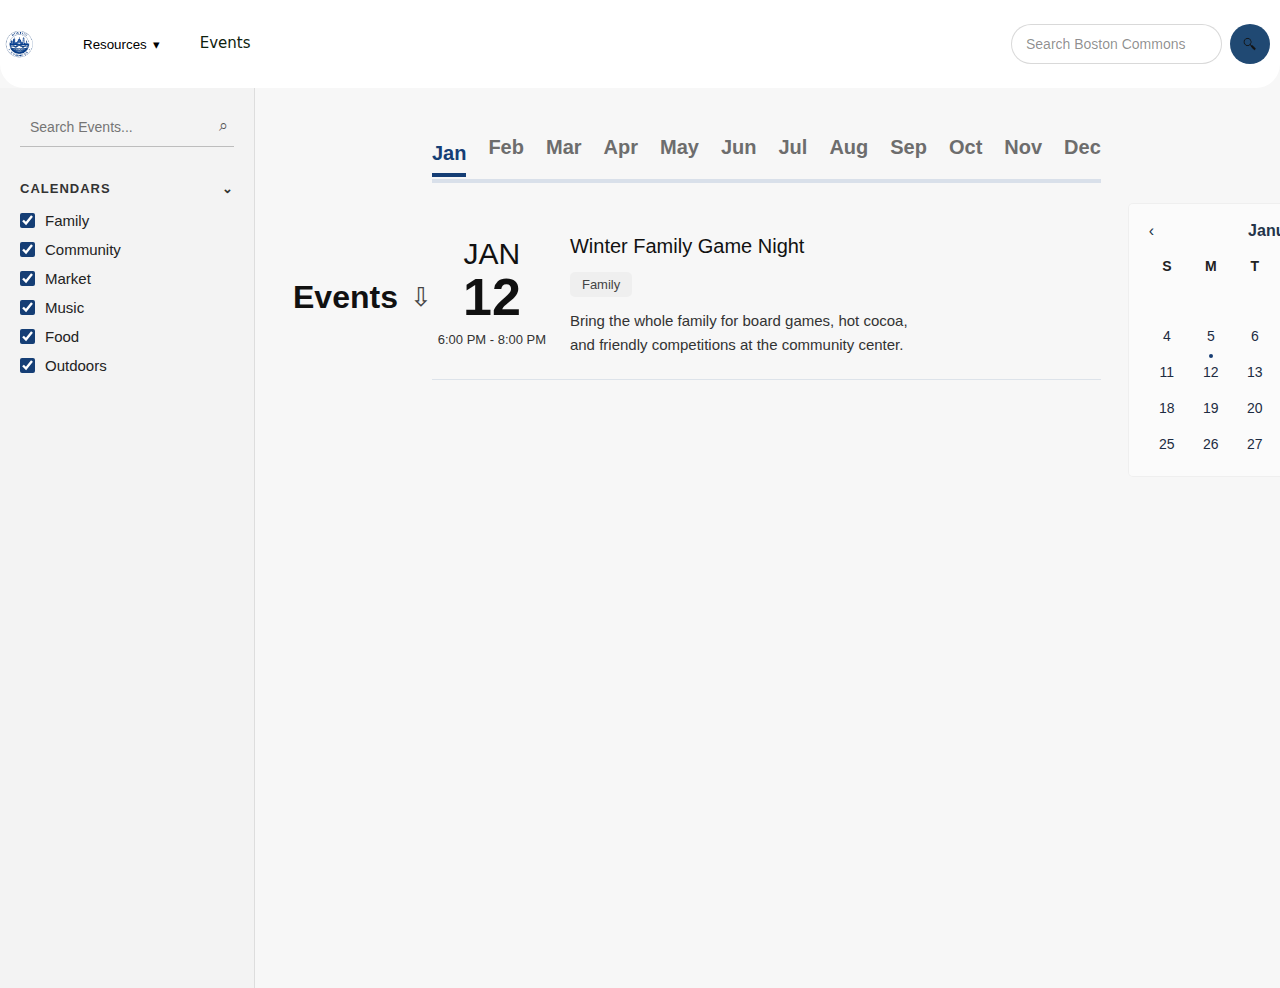
<file: events.html>
<html lang="en">
<head>
    <meta charset="UTF-8">
    <meta name="viewport" content="width=device-width, initial-scale=1.0">
    <link rel="stylesheet" href="event.css">
    <link rel="stylesheet" href="styles.css">
    <title>Events</title>
</head>
<nav class="navbar">
<div class="navbar_inner">
        <div class="navbar_left">
        <a class="navbar_logo" href="./">
           <img src="/Images/Boston_Commons_logo_design-removebg-preview.png" alt="Boston Commons logo">
        </a>
    </div>
    <div class="nav_links" >
        <div class="dropdown">
            <button class="link_dropdown">Resources
            <span class="chev">▾</span>
            </button>

            <div class="dropdown_menu">
                <a class="link" href="/housing.html">Housing</a>
                <a class="link" href="/healthcare.html">Healthcare</a>
                <a class="link" href="/Nutandf.html">Nutrition & food</a>
                <a class="link" href="https://docs.google.com/spreadsheets/d/1b5FhfnotcemgLK7dCAQRxkVwSd2-IhOX0XuyEbaYNf8/edit?usp=sharing">Sources</a>
            </div>
        </div>
    </div>
    <a class="link" href="/events.html">Events</a>
<div class="search">
    <form id="searchform" class="searchForm" autocomplete="off">
        <input
            class="searchInput"
            id="test"
            type="text"
            name="search"
            placeholder="Search Boston Commons"
            maxlength="255"
        />
        <button type="submit" class="searchButton" aria-label="Search">
            <img src="./Images/pngtree-vector-search-icon-png-image_320926-removebg-preview.png" alt="Search icon">
        </button>
    </form>

    <div id="autocomplete-list" class="autocomplete-items"></div>
</div>
</div>
</nav>
<body>
<div class="layout">
    <!-- LEFT SIDEBAR -->
    <aside class="sidebar">
      <div class="search-box">
        <input type="text" placeholder="Search Events..." id="searchInput" />
        <span class="search-icon">⌕</span>
      </div>

      <div class="sidebar-section">
        <div class="section-title">
          <span>CALENDARS</span>
          <span>⌄</span>
        </div>
            <label class="check-row"><input type="checkbox" checked /> Family</label>
            <label class="check-row"><input type="checkbox" checked /> Community</label>
            <label class="check-row"><input type="checkbox" checked /> Market</label>
            <label class="check-row"><input type="checkbox" checked /> Music</label>
            <label class="check-row"><input type="checkbox" checked /> Food</label>
            <label class="check-row"><input type="checkbox" checked /> Outdoors</label>
        </div>

      <div class="sidebar-section">
        <div class="section-title">
        </div>
      </div>
    </aside>

    <!-- MAIN CONTENT -->
    <main class="main">
      <div class="topbar">
        <div class="page-title">
          <h1>Events</h1>
          <span class="download-icon">⇩</span>
        </div>

        

      <div class="content-area">
        <section class="events-panel">
          <div class="months-row">
            <button class="month-btn">Jan</button>
            <button class="month-btn">Feb</button>
            <button class="month-btn">Mar</button>
            <button class="month-btn active">Apr</button>
            <button class="month-btn">May</button>
            <button class="month-btn">Jun</button>
            <button class="month-btn">Jul</button>
            <button class="month-btn">Aug</button>
            <button class="month-btn">Sep</button>
            <button class="month-btn">Oct</button>
            <button class="month-btn">Nov</button>
            <button class="month-btn">Dec</button>
          </div>

          <div id="eventsList" class="events-list"></div>
        </section>

        <aside class="right-panel">
          <div class="right-toolbar">
            
          </div>

          <div class="mini-calendar">
            <div class="mini-header">
              <span>‹</span>
              <strong>April 2026</strong>
              <span>›</span>
            </div>

            <div class="calendar-grid labels">
              <span>S</span><span>M</span><span>T</span><span>W</span><span>T</span><span>F</span><span>S</span>
            </div>

            <div class="calendar-grid" id="miniCalendarDays"></div>
          </div>
        </aside>
      </div>
    </main>
  </div>

  <script src="event.js"></script>
</body>
</html>
</file>
<file: event.css>
* {
  box-sizing: border-box;
  margin: 0;
  padding: 0;
}

body {
  font-family: Arial, Helvetica, sans-serif;
  background: #f7f7f7;
  color: #111;
}

.layout {
  display: grid;
  grid-template-columns: 255px 1fr;
  min-height: 100vh;
}

/* SIDEBAR */
.sidebar {
  background: #f3f3f3;
  border-right: 1px solid #dddddd;
  padding: 20px;
}

.search-box {
  position: relative;
  margin-bottom: 34px;
}

.search-box input {
  width: 100%;
  padding: 11px 34px 11px 10px;
  border: none;
  border-bottom: 1px solid #bdbdbd;
  background: transparent;
  font-size: 14px;
  outline: none;
}

.search-icon {
  position: absolute;
  right: 6px;
  top: 9px;
  font-size: 16px;
  color: #555;
}

.sidebar-section {
  margin-bottom: 26px;
}

.section-title {
  display: flex;
  justify-content: space-between;
  align-items: center;
  font-weight: 800;
  letter-spacing: 1px;
  font-size: 13px;
  margin-bottom: 16px;
  color: #333;
}

.check-row {
  display: flex;
  align-items: center;
  gap: 10px;
  margin: 12px 0;
  font-size: 15px;
  color: #222;
}

.check-row input {
  accent-color: #153e75;
  width: 15px;
  height: 15px;
}

/* MAIN */
.main {
  padding: 30px 38px;
}

.topbar {
  display: flex;
  justify-content: space-between;
  align-items: center;
  margin-bottom: 22px;
}

.page-title {
  display: flex;
  align-items: center;
  gap: 12px;
}

.page-title h1 {
  font-size: 32px;
  font-weight: 800;
}

.download-icon {
  font-size: 26px;
  color: #444;
}

.top-actions {
  display: flex;
  align-items: center;
  gap: 14px;
}

.year-select {
  color: #222;
  font-size: 16px;
}

.view-btn {
  border: none;
  background: #e9ecef;
  padding: 12px 18px;
  border-radius: 10px;
  font-size: 15px;
  cursor: pointer;
  color: #333;
}

.view-btn.active {
  border: 1.5px solid #183e75;
  background: white;
}

.content-area {
  display: grid;
  grid-template-columns: 1fr 340px;
  gap: 28px;
  align-items: start;
}

/* EVENTS PANEL */
.months-row {
  display: flex;
  gap: 22px;
  align-items: center;
  border-bottom: 4px solid #d9e0ea;
  padding-bottom: 12px;
  margin: 18px 0 26px;
  overflow-x: auto;
}

.month-btn {
  border: none;
  background: transparent;
  font-size: 20px;
  font-weight: 700;
  color: #6d6d6d;
  padding-bottom: 8px;
  cursor: pointer;
}

.month-btn.active {
  color: #153e75;
  border-bottom: 4px solid #153e75;
  margin-bottom: -16px;
}

.events-list {
  display: flex;
  flex-direction: column;
}

.event-row {
  display: grid;
  grid-template-columns: 120px 1fr 145px;
  gap: 18px;
  padding: 22px 12px 22px 0;
  border-bottom: 1px solid #dde3ea;
  align-items: stretch;
}

.event-date {
  text-align: center;
  color: #111;
  padding-top: 8px;
}

.event-date .month {
  font-size: 30px;
  line-height: 1;
  font-weight: 300;
  text-transform: uppercase;
}

.event-date .day {
  font-size: 52px;
  line-height: 1;
  font-weight: 800;
  margin: 2px 0 8px;
}

.event-date .time {
  font-size: 13px;
  color: #333;
  line-height: 1.4;
  white-space: pre-line;
}

.event-main {
  padding-top: 4px;
}

.event-title {
  font-size: 20px;
  font-weight: 500;
  margin-bottom: 14px;
}

.event-tag {
  display: inline-block;
  background: #efefef;
  color: #444;
  border-radius: 5px;
  padding: 5px 12px;
  font-size: 13px;
  margin-bottom: 12px;
}

.event-description {
  font-size: 15px;
  color: #333;
  line-height: 1.6;
  max-width: 760px;
}

.add-box {
  display: flex;
  justify-content: center;
  align-items: center;
  background: #dbe2eb;
  border-radius: 4px;
  color: #444;
  font-size: 15px;
  text-align: center;
  min-height: 140px;
}

/* RIGHT PANEL */
.right-panel {
  padding-top: 8px;
}

.right-toolbar {
  display: flex;
  justify-content: flex-end;
  gap: 8px;
  margin-bottom: 78px;
}

.right-toolbar button {
  border: none;
  background: #f1f1f1;
  padding: 8px 14px;
  border-radius: 6px;
  font-size: 13px;
  color: #333;
}

.mini-calendar {
  background: #fbfbfb;
  border-radius: 4px;
  padding: 18px 20px 20px;
  box-shadow: 0 0 0 1px rgba(0,0,0,0.03);
}

.mini-header {
  display: flex;
  justify-content: space-between;
  align-items: center;
  margin-bottom: 18px;
  color: #24344a;
}

.calendar-grid {
  display: grid;
  grid-template-columns: repeat(7, 1fr);
  gap: 12px 8px;
  text-align: center;
}

.calendar-grid.labels {
  margin-bottom: 14px;
  font-weight: 700;
  color: #222;
}

.calendar-grid span,
.day-cell {
  font-size: 14px;
}

.day-cell {
  padding: 4px 0;
  color: #1d2c42;
}

.day-cell.active {
  border: 1.5px solid #264d84;
  border-radius: 50%;
  width: 28px;
  height: 28px;
  display: inline-flex;
  align-items: center;
  justify-content: center;
  margin: 0 auto;
}

.day-dot {
  position: relative;
}

.day-dot::before {
  content: "";
  position: absolute;
  top: -6px;
  left: 50%;
  transform: translateX(-50%);
  width: 4px;
  height: 4px;
  background: #173d73;
  border-radius: 50%;
}

@media (max-width: 1100px) {
  .content-area {
    grid-template-columns: 1fr;
  }

  .right-panel {
    order: -1;
  }
}

@media (max-width: 800px) {
  .layout {
    grid-template-columns: 1fr;
  }

  .sidebar {
    border-right: none;
    border-bottom: 1px solid #ddd;
  }

  .main {
    padding: 20px;
  }

  .topbar {
    flex-direction: column;
    align-items: flex-start;
    gap: 16px;
  }

  .event-row {
    grid-template-columns: 1fr;
  }

  .add-box {
    min-height: 80px;
  }
}
</file>
<file: styles.css>
html{
    background-color:  white;
    overflow-x: hidden;
    
}

body{
    margin: 0;
    padding: 0;
}
.search{
    margin-left: auto;
    display: flex;
    align-items: center;
    padding: 10px;
    position: relative;
}
.searchForm{
    display: flex;
    align-items: center;
    gap: 8px;
}

.searchInput{
    height: 40px;
    padding: 0 14px;
    border-radius: 20px;
    border: 1px solid rgba(0,0,0,0.15);
    font-size: 14px;
    outline: none;
    background: #fff;
    transition: border-color 150ms ease, box-shadow 150ms ease;
}

.searchInput::placeholder{
    color: rgba(0,0,0,0.45);
}

.searchInput:focus{
    border-color: #204973;
    box-shadow: 0 0 0 3px rgba(32,73,115,0.15);
}

.searchButton{
    height: 40px;
    width: 40px;
    border-radius: 50%;
    border: none;
    background: #204973;
    color: white;
    font-size: 16px;
    cursor: pointer;
    display: flex;
    align-items: center;
    justify-content: center;
    transition: background-color 150ms ease, transform 120ms ease, box-shadow 120ms ease;
}

.searchButton:hover{
    background: #163d63;
    transform: translateY(-1px);
    box-shadow: 0 6px 16px rgba(0,0,0,0.2);
}

.searchButton:active{
    transform: translateY(0);
    box-shadow: none;
}

.search img{
    width: 16px;
    height: 16px;
    display: block;
}

.autocomplete-items{
    position: absolute;
    top: calc(100% + 6px);
    left: 10px;
    right: 10px;
    background: white;
    border-radius: 14px;
    box-shadow: 0 10px 24px rgba(0,0,0,0.12);
    overflow: hidden;
    z-index: 999999;
    display: none;
}

.autocomplete-item{
    padding: 12px 14px;
    cursor: pointer;
    font-family: "Inter", sans-serif;
    font-size: 14px;
    color: #163d63;
    border-bottom: 1px solid rgba(0,0,0,0.06);
    background: white;
    transition: background 0.15s ease;
}

.autocomplete-item:last-child{
    border-bottom: none;
}

.autocomplete-item:hover,
.autocomplete-item.active{
    background: rgba(32,73,115,0.08);
}

.autocomplete-title{
    font-weight: 700;
    display: block;
}

.autocomplete-path{
    font-size: 12px;
    color: rgba(0,0,0,0.55);
    margin-top: 2px;
}



.navbar{
    position: relative;
    z-index: 1000;
    width: 100%;
    background: #fff;
    border-bottom-left-radius: 24px;
    border-bottom-right-radius: 24px;
    margin: 0;
    z-index: 1;
    gap: 20px;
}

.navbar_inner{
    display: flex;
    flex-wrap: wrap;
    align-items: center;
    justify-content: space-between;
    gap: 16px;
    padding: 14px 0px;
    justify-content: flex-start;
    align-items: center;
}

.navbar, .navbar_inner{
    overflow: visible;
}

.navbar_left{
    display: flex;
    align-items: center;
   
}

.navbar_logo{
    display: inline-flex;
    align-items: center;
    justify-content: center;
    transform: scale(.7);
    transform-origin: left center;
}

.navbar_logo img{
    min-width: 55px;
    max-width: 3vw;
    height: auto;
    
}


.logo{
    width: 44px;
    height: 22px;
    border-radius: 6px;
    background: #0e220e;
    display: inline-block;
}

.nav_links{
    font-family: system-ui, -apple-system, Segoe UI, Roboto, Arial, sans-serif;
    display: flex;
    align-items: center;
    gap: 14px;
}

.link{
    font-family: system-ui, -apple-system, Segoe UI, Roboto, Arial, sans-serif;
    font-size: 15px;
    line-height: 1.3;
    color: #0e220e;
    text-decoration: none;
}

.link:hover{
    background: rgba(14, 34, 14, 0.06);
}

.link_dropdown{
    background: transparent;
    border: 0;
    cursor: pointer;
    display: inline-flex;
    align-items: center;
    gap: 6px;
}

.link, .link_dropdown{
    padding: 10px 12px;
    border-radius: 12px;
    white-space: nowrap;
}

.dropdown{
    position: relative;
}

.dropdown:after{
    content: "";
    position: absolute;
    top: 100%;
    left: 0;
    height: 10px;
    width: 100%;
}

.dropdown_menu{
    display: none;
    position: absolute;
    top: calc(100% + 8px);
    left: 0;
    min-width: 180px;
    background: #fff;
    border-radius: 12px;
    box-shadow: 0 10px 30px rgba(0,0,0,0.12);
    padding: 8px;
    z-index: 10;
}

.dropdown_menu a {
    display: block;
    padding: 10px 10px;
    border-radius: 10px;
    color: #0e220e;
    text-decoration: none;
    font-size:14px;
}

.dropdown_menu a:hover {
    background: rgba(14, 34, 14, 0.06);
}

.dropdown:hover .dropdown_menu{
    display: block;
}

.navbar_right{
    display: flex;
    align-items: center;
    
}

.search{
    margin-left: auto;
    display: flex;
    align-items: center;
    padding: 10px;
}

.search img{
    width: 16px;
    height: 16px;
    display: block;
}

.hero{
    display: flex;
    align-items: center;
    justify-content: center;
    min-height: 70vh;
    height: 0;
    width: 100%;
 
}

.hero_overlay{
    position: relative;
    display: flex;
    z-index: 2;
    display: flex;
    flex-direction: column;
    justify-content: center;
    padding: 20px;
   
  
}
.hero h1{
    font-family: "Inter", sans-serif;
    font-size: 5vw;
    color: white;
    font-weight: 600;
}

.hero a{
    font-family: "Inter", sans-serif;
    font-size: 2vw;
    color: white;
    font-weight: 600;
    background-color: #163d63;
    border-radius: 20px;
    padding: 20px;
    width: fit-content;
    text-decoration: none;
}

.hero_image{
    display: block;
    position: absolute;
    overflow: hidden;
    height: 70vh;
    width: 98%;
    
   
    
}
.hero_image img{
    display: block;
    height: 100%;
    width: 100%;
    border-radius: 24px;
    object-fit: cover;
    z-index: 0;
    
  
    
}

.Card_container{
    display: grid;
    grid-template-columns: 1fr;
    gap: 16px;
    padding: 16px;
    margin: 0 auto;
   
}

.Card{
    position: relative;
    height:190px;
    border-radius: 18px;
    overflow: hidden;
    background: #fff;
    box-shadow: 0 10px 26px rgba(0,0,0,0.10);
    transition: transform 160ms ease, box-shadow 160ms ease;
}

.Card img{
    width:100%;
    height: 100%;
    object-fit: cover;
    display: block;
    transform: scale(1.03);
    transition: transform 220ms ease;
}

.Card a{
    position: absolute;
    left: 16px;
    bottom: 14px;
    z-index: 2;
    color: #fff;
    text-decoration: none;
    font-family: system-ui, -apple-system, Segoe UI, Roboto, Arial, sans-serif;
    font-weight: 700;
    font-size: 18px;
    letter-spacing: -0.01em;
    padding: 10px 12px;
    border-radius: 14px;
    background: #163d63;
}

.Card:hover{
    transform: translateY(-3px);
    box-shadow: 0 16px 38px rgba(0,0,0,0.14);
}

.Card:hover img{
    transform: scale(1.08);
}

.Card a:focus-visible{
    outline: 3px solid rgba(255,255,255,0.95);
    outline-offset: 4px;
}

.Stats{
    padding: 24px;
    background: white;
     font-family: system-ui, -apple-system, Segoe UI, Roboto, Arial, sans-serif;
    font-weight: 700;
    
}

.statsGrid{
    display: grid;
    grid-template-columns: 1fr 1fr;
    gap: 16px;
    
    margin: 0 auto;
    
}

.statsCard{
   background-color:#204973;
    border-radius: 10px;
    padding: 22px;
    border: 1px solid rgba(0,0,0,0.06);
    box-shadow: 0 16px 38px rgba(0,0,0,0.14);
}

.statNum{
    font-size: clamp(48px, 8vw, 90px);
    font-weight: 700;
    line-height: 1;
    color:white;
    letter-spacing: -0.03em;
    margin-bottom: 30px;
}

.statsText{
    margin: 0;
    font-size: 1rem;
    line-height: 1.45;
    color:white;
    padding: 10px;

}

footer{
    display: flex;
    flex-direction: row;
    justify-content: center;
    align-items: center;
    text-align: center;
    background-color: #163d63;
    color: #f5f3ec;
    height: 5vh;
}

footer a{
    color: #f5f3ec;
    font-size: 1rem;
    font-weight: 300;
    font-family: system-ui, -apple-system, Segoe UI, Roboto, Arial, sans-serif;
    font-weight: 700;
    margin: 10px;
    text-decoration: none;

}


@media (max-width: 720px) {
    .nav_links{
        gap: 8px;
        flex-wrap: wrap;
    }
    
    .navbar_inner{
        justify-content: flex-start;
    }

   

    
}


@media ( min-width: 640px){
    .hero{
      grid-template-columns: 1fr;  
    }
    .hero_image{
        order:-1;
    }

    .Card_container{
        grid-template-columns: repeat(2,1fr);
        gap: 18px;
        padding: 24px;
    }

    .Card{
        height: 220px;
    }
}
@media ( min-width: 1024px){
    .hero{
      grid-template-columns: 1fr;  
      width: 100%;
    }
    .hero_image{
        order:-1;
    }

    .Card_container{
        grid-template-columns: repeat(3,1fr);
        gap: 22px;
        padding: 24px;
    }

    .Card{
        height: 240px;
    }

    .Card a{
        font-size: 19px;
    }
}



@media (max-width: 720px){
    .searchForm{
        width: 100%;
    }
    .searchInput{
        flex: 1;
    }
}
</file>
